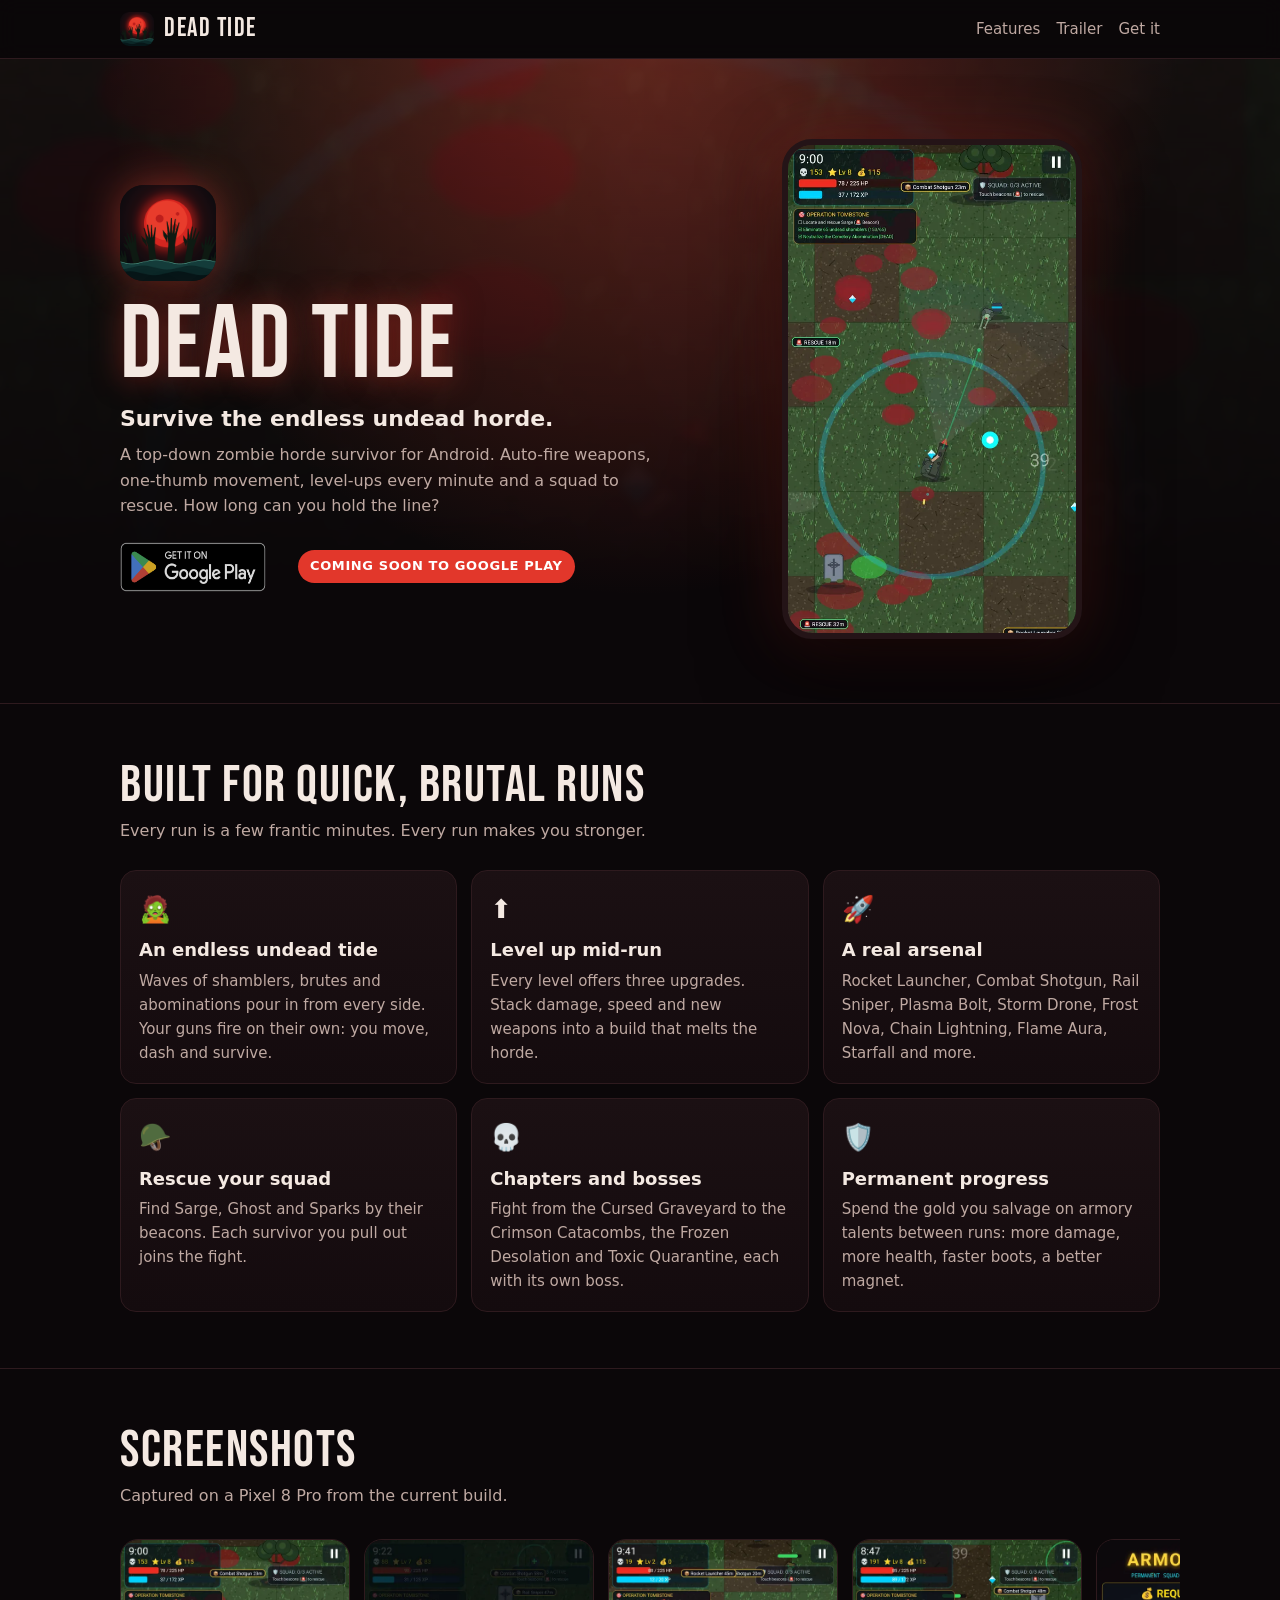
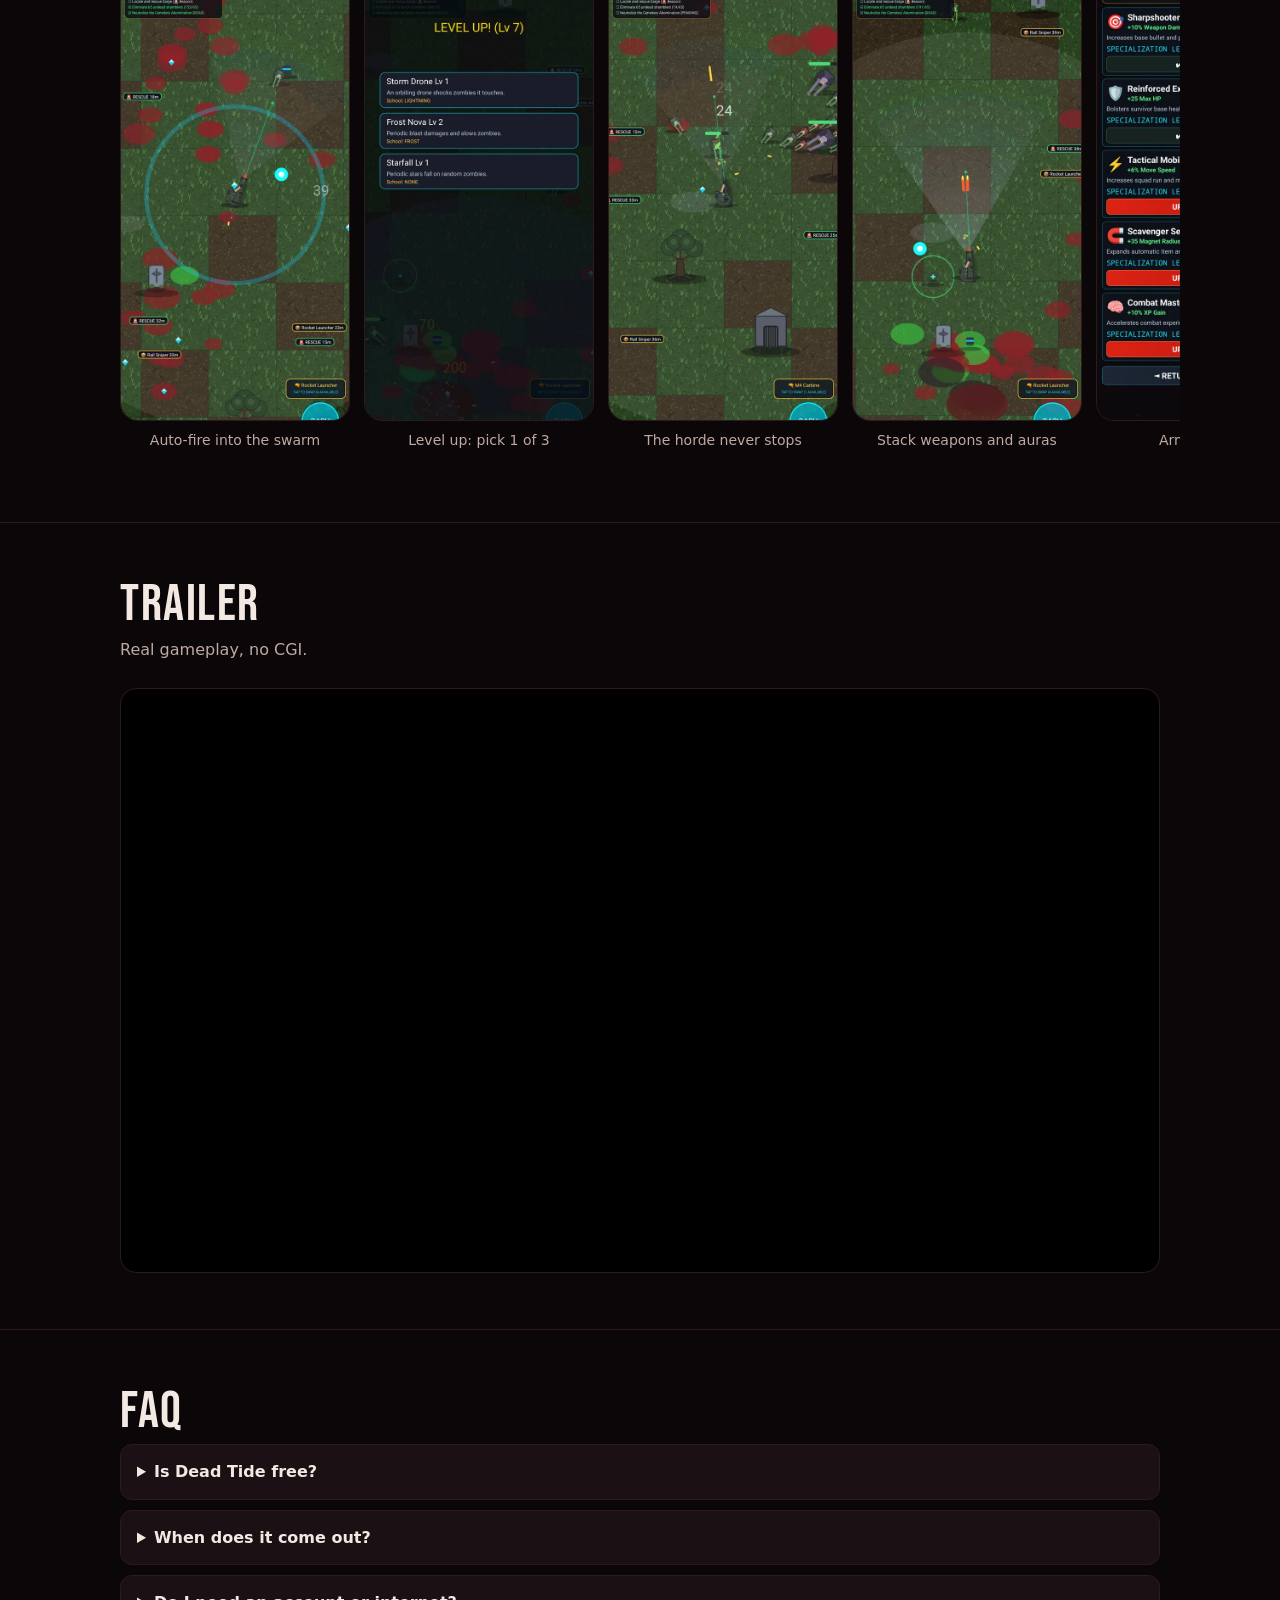
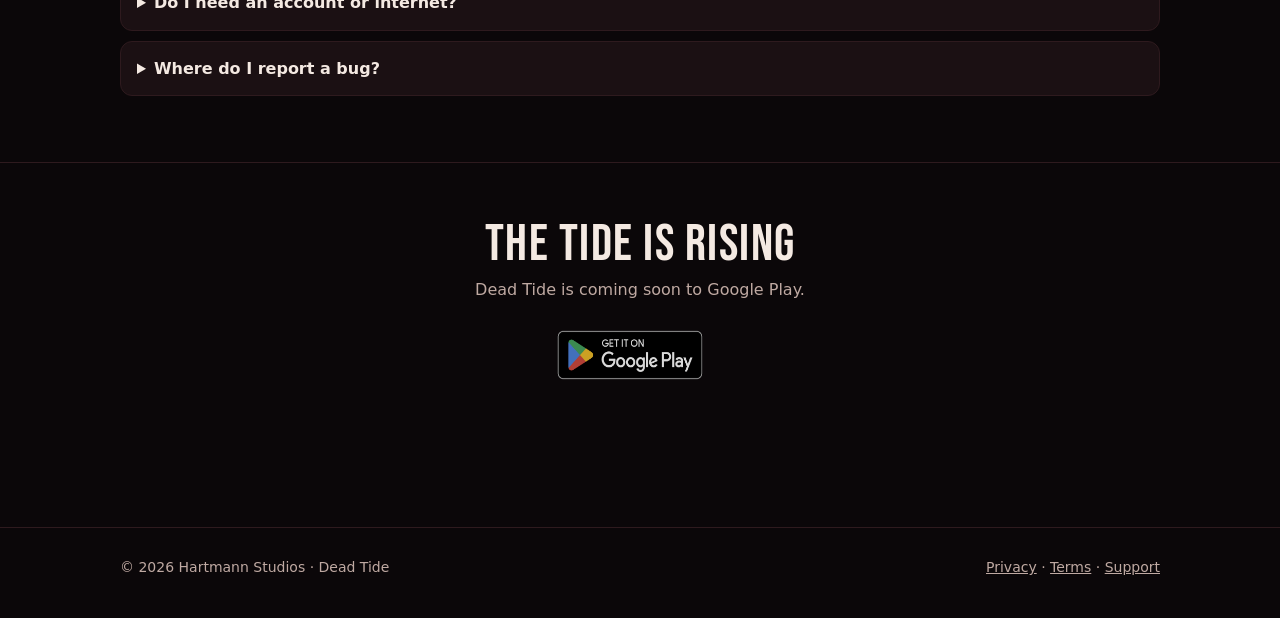
<file: index.html>
<!doctype html>
<html lang="en"><head>
<meta charset="utf-8"><meta name="viewport" content="width=device-width,initial-scale=1,viewport-fit=cover">
<title>Dead Tide – Zombie Horde Survivor for Android</title><meta name="description" content="Dead Tide is a free top-down zombie horde survivor for Android: auto-fire weapons, level-ups, squad rescues and bosses. Coming soon to Google Play.">
<link rel="canonical" href="https://chartmann1590.github.io/dead-tide-site/"><meta name="theme-color" content="#0b0709">
<link rel="icon" href="img/favicon.png" type="image/png"><link rel="apple-touch-icon" href="img/icon-192.png">
<meta property="og:type" content="website"><meta property="og:title" content="Dead Tide – Zombie Horde Survivor for Android"><meta property="og:description" content="Dead Tide is a free top-down zombie horde survivor for Android: auto-fire weapons, level-ups, squad rescues and bosses. Coming soon to Google Play.">
<meta property="og:image" content="https://chartmann1590.github.io/dead-tide-site/img/og.jpg"><meta property="og:url" content="https://chartmann1590.github.io/dead-tide-site/"><meta name="twitter:card" content="summary_large_image">
<link rel="preconnect" href="https://fonts.googleapis.com"><link rel="preconnect" href="https://fonts.gstatic.com" crossorigin>
<link href="https://fonts.googleapis.com/css2?family=Bebas+Neue&display=swap" rel="stylesheet">
<link rel="stylesheet" href="style.css">
<script type="application/ld+json">{"@context": "https://schema.org", "@type": "MobileApplication", "name": "Dead Tide", "operatingSystem": "Android", "applicationCategory": "GameApplication", "author": {"@type": "Organization", "name": "Hartmann Studios"}, "offers": {"@type": "Offer", "price": "0", "priceCurrency": "USD"}, "image": "https://chartmann1590.github.io/dead-tide-site/img/icon-512.png", "url": "https://chartmann1590.github.io/dead-tide-site/"}</script>
</head><body><a class="skip" href="#main">Skip to content</a>
<header class="top"><div class="wrap"><a class="brand" href="./"><img src="img/icon-192.png" alt="" width="34" height="34">DEAD TIDE</a>
<nav><a class="hide-sm" href="./#features">Features</a><a class="hide-sm" href="./#trailer">Trailer</a><a href="./#get">Get it</a></nav></div></header>
<main id="main">
<section class="hero" style="border-top:0"><div class="wrap"><div>
<img class="icon-big" src="img/icon-512.png" alt="Dead Tide icon" width="96" height="96">
<h1>DEAD TIDE</h1><p class="tag">Survive the endless undead horde.</p>
<p class="sub">A top-down zombie horde survivor for Android. Auto-fire weapons, one-thumb movement, level-ups every minute and a squad to rescue. How long can you hold the line?</p>
<div class="cta" id="get"><span class="badge soon" data-play="https://play.google.com/store/apps/details?id=com.deadtide.hordesurvivor" title="Coming soon to Google Play"><img src="img/google-play-badge.png" alt="Coming soon to Google Play" width="646" height="250"></span><span class="soon-pill">Coming soon to Google Play</span></div></div>
<img class="phone" src="img/w5.webp" alt="Dead Tide gameplay: the player fighting a zombie horde" width="540" height="1132"></div></section>
<section id="features"><div class="wrap"><h2>Built for quick, brutal runs</h2><p class="lead">Every run is a few frantic minutes. Every run makes you stronger.</p><div class="feats"><div class="feat"><span class="e" aria-hidden="true">🧟</span><b>An endless undead tide</b><p>Waves of shamblers, brutes and abominations pour in from every side. Your guns fire on their own: you move, dash and survive.</p></div><div class="feat"><span class="e" aria-hidden="true">⬆️</span><b>Level up mid-run</b><p>Every level offers three upgrades. Stack damage, speed and new weapons into a build that melts the horde.</p></div><div class="feat"><span class="e" aria-hidden="true">🚀</span><b>A real arsenal</b><p>Rocket Launcher, Combat Shotgun, Rail Sniper, Plasma Bolt, Storm Drone, Frost Nova, Chain Lightning, Flame Aura, Starfall and more.</p></div><div class="feat"><span class="e" aria-hidden="true">🪖</span><b>Rescue your squad</b><p>Find Sarge, Ghost and Sparks by their beacons. Each survivor you pull out joins the fight.</p></div><div class="feat"><span class="e" aria-hidden="true">💀</span><b>Chapters and bosses</b><p>Fight from the Cursed Graveyard to the Crimson Catacombs, the Frozen Desolation and Toxic Quarantine, each with its own boss.</p></div><div class="feat"><span class="e" aria-hidden="true">🛡️</span><b>Permanent progress</b><p>Spend the gold you salvage on armory talents between runs: more damage, more health, faster boots, a better magnet.</p></div></div></div></section>
<section id="screens"><div class="wrap"><h2>Screenshots</h2><p class="lead">Captured on a Pixel 8 Pro from the current build.</p><div class="shots"><figure><img src="img/w5.webp" alt="Dead Tide screenshot: Auto-fire into the swarm" width="540" height="1132" loading="lazy"><figcaption>Auto-fire into the swarm</figcaption></figure><figure><img src="img/v11.webp" alt="Dead Tide screenshot: Level up: pick 1 of 3" width="540" height="1132" loading="lazy"><figcaption>Level up: pick 1 of 3</figcaption></figure><figure><img src="img/q2.webp" alt="Dead Tide screenshot: The horde never stops" width="540" height="1132" loading="lazy"><figcaption>The horde never stops</figcaption></figure><figure><img src="img/w8.webp" alt="Dead Tide screenshot: Stack weapons and auras" width="540" height="1132" loading="lazy"><figcaption>Stack weapons and auras</figcaption></figure><figure><img src="img/arm.webp" alt="Dead Tide screenshot: Armory talents" width="540" height="1132" loading="lazy"><figcaption>Armory talents</figcaption></figure><figure><img src="img/k0.webp" alt="Dead Tide screenshot: Cursed Graveyard" width="540" height="1132" loading="lazy"><figcaption>Cursed Graveyard</figcaption></figure><figure><img src="img/v2.webp" alt="Dead Tide screenshot: Rescue your squad" width="540" height="1132" loading="lazy"><figcaption>Rescue your squad</figcaption></figure><figure><img src="img/m3.webp" alt="Dead Tide screenshot: HQ Command" width="540" height="1132" loading="lazy"><figcaption>HQ Command</figcaption></figure></div></div></section>
<section id="trailer"><div class="wrap"><h2>Trailer</h2><p class="lead">Real gameplay, no CGI.</p>
<div class="video"><iframe src="https://www.youtube-nocookie.com/embed/V6zZWuWuQuw?rel=0" title="Dead Tide trailer" loading="lazy" allow="accelerometer; autoplay; clipboard-write; encrypted-media; gyroscope; picture-in-picture; web-share" allowfullscreen referrerpolicy="strict-origin-when-cross-origin"></iframe></div></div></section>
<section id="faq" class="faq"><div class="wrap"><h2>FAQ</h2><details><summary>Is Dead Tide free?</summary><p>Yes. Dead Tide is free to play with optional ads. You can remove ads or buy gold packs with a one-time in-app purchase, but you never need to pay to finish the campaign.</p></details><details><summary>When does it come out?</summary><p>Dead Tide is coming soon to Google Play for Android phones. This page will link straight to the store the moment it is live.</p></details><details><summary>Do I need an account or internet?</summary><p>No account. Your progress is saved on your phone. Ads need a connection; the game itself plays fine without one.</p></details><details><summary>Where do I report a bug?</summary><p>Open an issue on <a href="https://github.com/chartmann1590/dead-tide-site/issues">GitHub</a> and include your phone model.</p></details></div></section>
<section class="final"><div class="wrap"><h2>The tide is rising</h2><p class="lead">Dead Tide is coming soon to Google Play.</p><div class="cta"><span class="badge soon" data-play="https://play.google.com/store/apps/details?id=com.deadtide.hordesurvivor" title="Coming soon to Google Play"><img src="img/google-play-badge.png" alt="Coming soon to Google Play" width="646" height="250"></span></div></div></section>
</main>

<!-- BEGIN AADS AD UNIT 2460437 -->
<div class="aads-slot" style="width:100%;margin:24px auto 16px;text-align:center;clear:both">
<div id="frame" style="width: 320px;margin: auto;z-index: 99998;height: auto">
<iframe data-aa='2460437' src='//ad.a-ads.com/2460437/?size=320x50' style='border:0; padding:0; width:320px; height:50px; overflow:hidden;display: block;margin: auto'></iframe>
</div>
</div>
<!-- END AADS AD UNIT 2460437 -->
<footer><div class="wrap"><span>© 2026 Hartmann Studios · Dead Tide</span><span><a href="privacy.html">Privacy</a> · <a href="terms.html">Terms</a> · <a href="https://github.com/chartmann1590/dead-tide-site/issues">Support</a></span></div></footer>
</body></html>
</file>
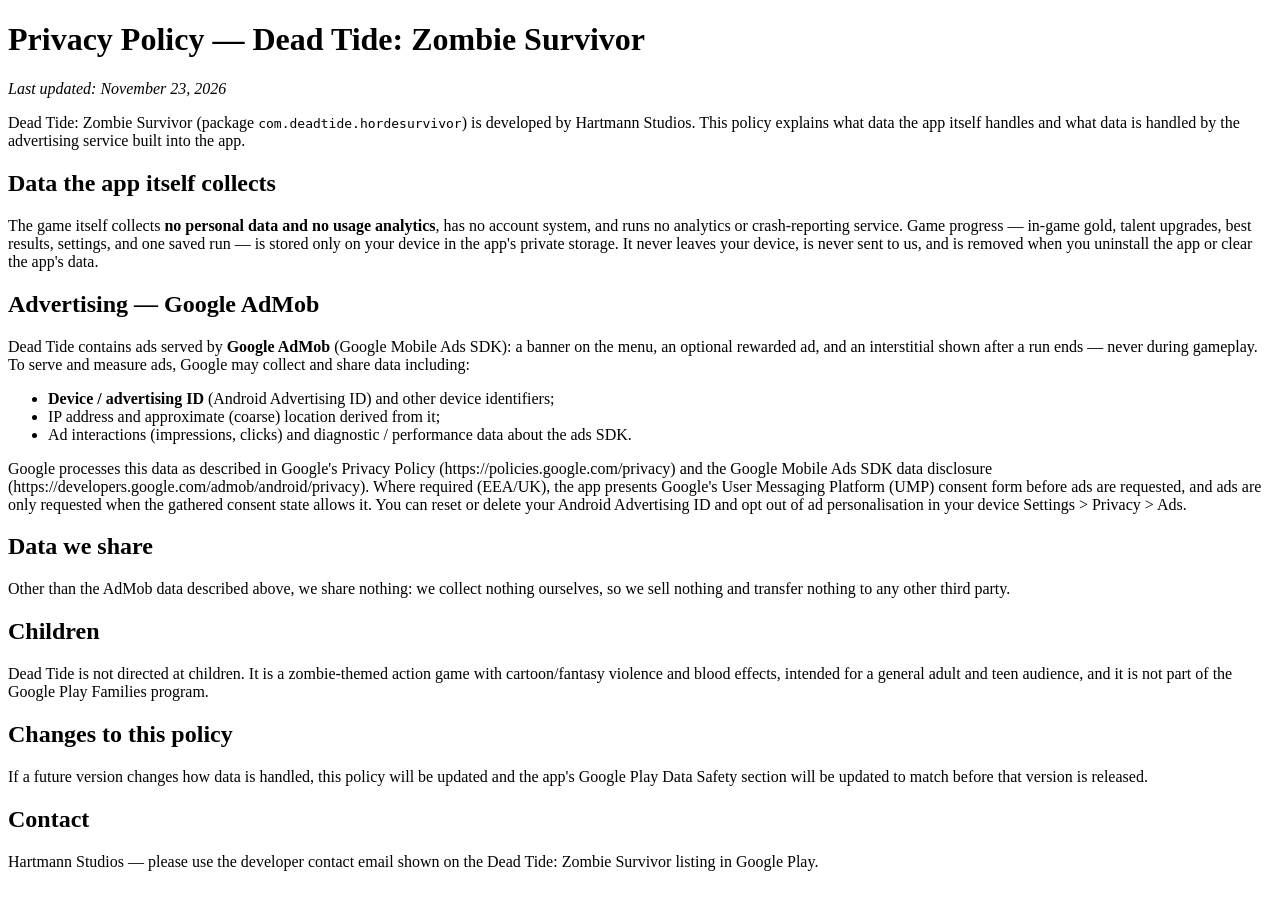
<file: privacy.html>
<!DOCTYPE html>
<html lang="en">
<head>
<meta charset="utf-8">
<meta name="viewport" content="width=device-width, initial-scale=1">
<title>Dead Tide: Zombie Survivor — Privacy Policy</title>
</head>
<body>
<h1>Privacy Policy — Dead Tide: Zombie Survivor</h1>
<p><em>Last updated: November 23, 2026</em></p>
<p>Dead Tide: Zombie Survivor (package <code>com.deadtide.hordesurvivor</code>)
is developed by Hartmann Studios. This policy explains what data the app
itself handles and what data is handled by the advertising service built
into the app.</p>

<h2>Data the app itself collects</h2>
<p>The game itself collects <strong>no personal data and no usage
analytics</strong>, has no account system, and runs no analytics or
crash-reporting service. Game progress — in-game gold, talent upgrades,
best results, settings, and one saved run — is stored only on your device
in the app's private storage. It never leaves your device, is never sent
to us, and is removed when you uninstall the app or clear the app's data.</p>

<h2>Advertising — Google AdMob</h2>
<p>Dead Tide contains ads served by <strong>Google AdMob</strong> (Google
Mobile Ads SDK): a banner on the menu, an optional rewarded ad, and an
interstitial shown after a run ends — never during gameplay. To serve and
measure ads, Google may collect and share data including:</p>
<ul>
<li><strong>Device / advertising ID</strong> (Android Advertising ID) and
other device identifiers;</li>
<li>IP address and approximate (coarse) location derived from it;</li>
<li>Ad interactions (impressions, clicks) and diagnostic / performance
data about the ads SDK.</li>
</ul>
<p>Google processes this data as described in Google's Privacy Policy
(https://policies.google.com/privacy) and the Google Mobile Ads SDK data
disclosure (https://developers.google.com/admob/android/privacy). Where
required (EEA/UK), the app presents Google's User Messaging Platform
(UMP) consent form before ads are requested, and ads are only requested
when the gathered consent state allows it. You can reset or delete your
Android Advertising ID and opt out of ad personalisation in your device
Settings &gt; Privacy &gt; Ads.</p>

<h2>Data we share</h2>
<p>Other than the AdMob data described above, we share nothing: we collect
nothing ourselves, so we sell nothing and transfer nothing to any other
third party.</p>

<h2>Children</h2>
<p>Dead Tide is not directed at children. It is a zombie-themed action game
with cartoon/fantasy violence and blood effects, intended for a general
adult and teen audience, and it is not part of the Google Play Families
program.</p>

<h2>Changes to this policy</h2>
<p>If a future version changes how data is handled, this policy will be
updated and the app's Google Play Data Safety section will be updated to
match before that version is released.</p>

<h2>Contact</h2>
<p>Hartmann Studios — please use the developer contact email shown on the
Dead Tide: Zombie Survivor listing in Google Play.</p>
</body>
</html>
</file>
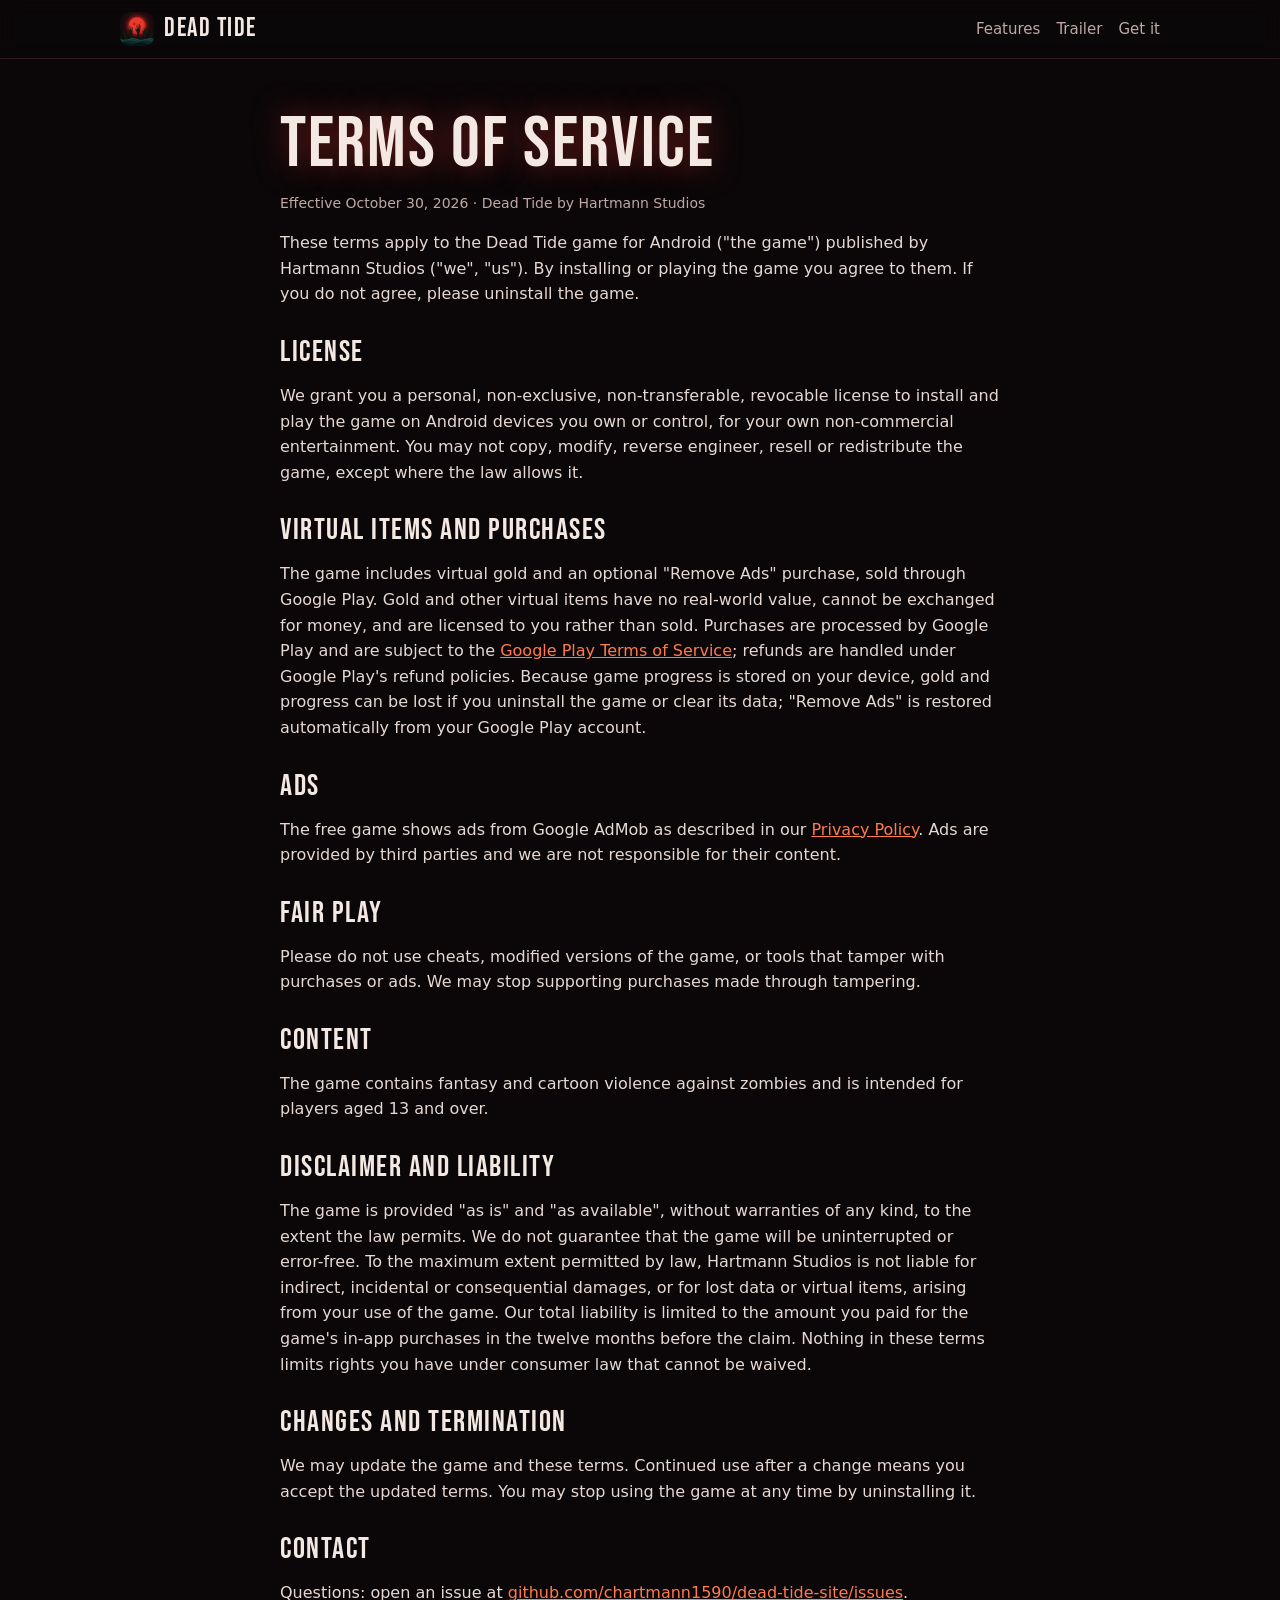
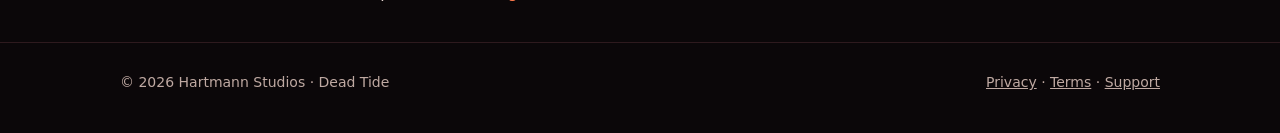
<file: terms.html>
<!doctype html>
<html lang="en"><head>
<meta charset="utf-8"><meta name="viewport" content="width=device-width,initial-scale=1,viewport-fit=cover">
<title>Terms of Service – Dead Tide</title><meta name="description" content="Terms of service for the Dead Tide Android game by Hartmann Studios.">
<link rel="canonical" href="https://chartmann1590.github.io/dead-tide-site/terms.html"><meta name="theme-color" content="#0b0709">
<link rel="icon" href="img/favicon.png" type="image/png"><link rel="apple-touch-icon" href="img/icon-192.png">
<meta property="og:type" content="website"><meta property="og:title" content="Terms of Service – Dead Tide"><meta property="og:description" content="Terms of service for the Dead Tide Android game by Hartmann Studios.">
<meta property="og:image" content="https://chartmann1590.github.io/dead-tide-site/img/og.jpg"><meta property="og:url" content="https://chartmann1590.github.io/dead-tide-site/terms.html"><meta name="twitter:card" content="summary_large_image">
<link rel="preconnect" href="https://fonts.googleapis.com"><link rel="preconnect" href="https://fonts.gstatic.com" crossorigin>
<link href="https://fonts.googleapis.com/css2?family=Bebas+Neue&display=swap" rel="stylesheet">
<link rel="stylesheet" href="style.css">
</head><body><a class="skip" href="#main">Skip to content</a>
<header class="top"><div class="wrap"><a class="brand" href="./"><img src="img/icon-192.png" alt="" width="34" height="34">DEAD TIDE</a>
<nav><a class="hide-sm" href="./#features">Features</a><a class="hide-sm" href="./#trailer">Trailer</a><a href="./#get">Get it</a></nav></div></header>
<main id="main"><article class="doc"><h1>Terms of Service</h1>
<p class="meta">Effective October 30, 2026 · Dead Tide by Hartmann Studios</p>
<p>These terms apply to the Dead Tide game for Android ("the game") published by Hartmann Studios ("we", "us"). By installing or playing the game you agree to them. If you do not agree, please uninstall the game.</p>
<h2>License</h2>
<p>We grant you a personal, non-exclusive, non-transferable, revocable license to install and play the game on Android devices you own or control, for your own non-commercial entertainment. You may not copy, modify, reverse engineer, resell or redistribute the game, except where the law allows it.</p>
<h2>Virtual items and purchases</h2>
<p>The game includes virtual gold and an optional "Remove Ads" purchase, sold through Google Play. Gold and other virtual items have no real-world value, cannot be exchanged for money, and are licensed to you rather than sold. Purchases are processed by Google Play and are subject to the <a href="https://play.google.com/about/play-terms/">Google Play Terms of Service</a>; refunds are handled under Google Play's refund policies. Because game progress is stored on your device, gold and progress can be lost if you uninstall the game or clear its data; "Remove Ads" is restored automatically from your Google Play account.</p>
<h2>Ads</h2>
<p>The free game shows ads from Google AdMob as described in our <a href="privacy.html">Privacy Policy</a>. Ads are provided by third parties and we are not responsible for their content.</p>
<h2>Fair play</h2>
<p>Please do not use cheats, modified versions of the game, or tools that tamper with purchases or ads. We may stop supporting purchases made through tampering.</p>
<h2>Content</h2>
<p>The game contains fantasy and cartoon violence against zombies and is intended for players aged 13 and over.</p>
<h2>Disclaimer and liability</h2>
<p>The game is provided "as is" and "as available", without warranties of any kind, to the extent the law permits. We do not guarantee that the game will be uninterrupted or error-free. To the maximum extent permitted by law, Hartmann Studios is not liable for indirect, incidental or consequential damages, or for lost data or virtual items, arising from your use of the game. Our total liability is limited to the amount you paid for the game's in-app purchases in the twelve months before the claim. Nothing in these terms limits rights you have under consumer law that cannot be waived.</p>
<h2>Changes and termination</h2>
<p>We may update the game and these terms. Continued use after a change means you accept the updated terms. You may stop using the game at any time by uninstalling it.</p>
<h2>Contact</h2>
<p>Questions: open an issue at <a href="https://github.com/chartmann1590/dead-tide-site/issues">github.com/chartmann1590/dead-tide-site/issues</a>.</p>
</article></main>
<footer><div class="wrap"><span>© 2026 Hartmann Studios · Dead Tide</span><span><a href="privacy.html">Privacy</a> · <a href="terms.html">Terms</a> · <a href="https://github.com/chartmann1590/dead-tide-site/issues">Support</a></span></div></footer>
</body></html>
</file>
<file: style.css>
:root{--bg:#0b0709;--bg2:#140b0e;--card:#1b1013;--line:#2e1a1e;--txt:#f4e9e2;--mut:#bfa9a2;--red:#e2372b;--ember:#ff7a4d;--moon:#ff4b3a}
*{box-sizing:border-box}html{scroll-behavior:smooth}body{margin:0;background:var(--bg);color:var(--txt);font:16px/1.6 system-ui,-apple-system,"Segoe UI",Roboto,sans-serif;-webkit-font-smoothing:antialiased}
a{color:var(--ember)}img{max-width:100%;height:auto;display:block}
.wrap{max-width:1080px;margin:0 auto;padding:0 20px}
.skip{position:absolute;left:-999px}.skip:focus{left:8px;top:8px;background:#000;padding:8px;z-index:9}
header.top{position:sticky;top:0;z-index:5;background:rgba(11,7,9,.86);backdrop-filter:blur(10px);border-bottom:1px solid var(--line)}
header.top .wrap{display:flex;align-items:center;justify-content:space-between;height:58px}
.brand{display:flex;gap:10px;align-items:center;color:var(--txt);text-decoration:none;font-family:"Bebas Neue",Impact,sans-serif;font-size:26px;letter-spacing:1.5px}
.brand img{width:34px;height:34px;border-radius:9px}
nav a{color:var(--mut);text-decoration:none;margin-left:16px;font-size:15px}nav a:hover{color:var(--txt)}
@media(max-width:560px){nav a.hide-sm{display:none}}
.hero{position:relative;overflow:hidden;padding:48px 0 40px;background:radial-gradient(ellipse at 50% -10%,rgba(226,55,43,.45),transparent 60%),var(--bg)}
.hero:before{content:"";position:absolute;inset:0;background:url(img/hero-bg.webp) center/cover;opacity:.16;mask-image:linear-gradient(#000,transparent 85%);-webkit-mask-image:linear-gradient(#000,transparent 85%)}
.hero .wrap{position:relative;display:grid;gap:28px;align-items:center}
@media(min-width:860px){.hero .wrap{grid-template-columns:1.1fr .9fr}.hero{padding:80px 0 64px}}
.icon-big{width:96px;height:96px;border-radius:24px;box-shadow:0 0 40px rgba(255,75,58,.45)}
h1{font-family:"Bebas Neue",Impact,sans-serif;font-weight:400;font-size:clamp(56px,13vw,104px);line-height:.9;letter-spacing:2px;margin:18px 0 8px;text-shadow:0 0 30px rgba(226,55,43,.5)}
.tag{font-size:clamp(18px,4.6vw,22px);color:var(--txt);margin:0 0 6px;font-weight:600}
.sub{color:var(--mut);margin:0 0 22px;max-width:34em}
.cta{display:flex;flex-wrap:wrap;gap:12px;align-items:center}
.badge{position:relative;display:inline-block}.badge img{height:72px;width:auto;margin:-10px}
.badge.soon img{filter:grayscale(.2) brightness(.85)}
.soon-pill{display:inline-block;background:var(--red);color:#fff;font-weight:700;font-size:13px;letter-spacing:.6px;text-transform:uppercase;border-radius:999px;padding:6px 12px}
.btn{display:inline-block;padding:12px 18px;border-radius:12px;border:1px solid var(--line);color:var(--txt);text-decoration:none;font-weight:600;background:var(--card)}
.phone{justify-self:center;width:min(300px,58vw);aspect-ratio:540/900;object-fit:cover;object-position:top;border-radius:30px;border:6px solid #241417;box-shadow:0 30px 80px rgba(0,0,0,.6),0 0 60px rgba(226,55,43,.25);overflow:hidden}
section{padding:56px 0;border-top:1px solid var(--line)}
h2{font-family:"Bebas Neue",Impact,sans-serif;font-weight:400;font-size:clamp(36px,9vw,52px);letter-spacing:1.5px;margin:0 0 6px;line-height:1}
.lead{color:var(--mut);margin:0 0 26px}
.feats{display:grid;gap:14px;grid-template-columns:1fr}
@media(min-width:640px){.feats{grid-template-columns:1fr 1fr}}@media(min-width:960px){.feats{grid-template-columns:repeat(3,1fr)}}
.feat{background:linear-gradient(180deg,var(--card),var(--bg2));border:1px solid var(--line);border-radius:16px;padding:18px}
.feat b{display:block;font-size:18px;margin:6px 0 4px}.feat p{margin:0;color:var(--mut);font-size:15px}.feat .e{font-size:26px}
.shots{display:flex;gap:14px;overflow-x:auto;scroll-snap-type:x mandatory;padding:4px 20px 14px;margin:0 -20px;-webkit-overflow-scrolling:touch}
.shots figure{flex:0 0 46%;max-width:230px;margin:0;scroll-snap-align:center}
.shots img{border-radius:18px;border:1px solid var(--line);aspect-ratio:540/1132;object-fit:cover;width:100%;background:#000}
.shots figcaption{color:var(--mut);font-size:14px;text-align:center;margin-top:8px}
.video{position:relative;aspect-ratio:16/9;border-radius:16px;overflow:hidden;border:1px solid var(--line);background:#000}
.video iframe{position:absolute;inset:0;width:100%;height:100%;border:0}
.faq details{background:var(--card);border:1px solid var(--line);border-radius:12px;padding:14px 16px;margin-bottom:10px}
.faq summary{cursor:pointer;font-weight:600}.faq p{color:var(--mut);margin:10px 0 0}
.final{text-align:center}.final .cta{justify-content:center}
footer{border-top:1px solid var(--line);padding:28px 0 40px;color:var(--mut);font-size:14px}
footer .wrap{display:flex;flex-wrap:wrap;gap:10px 20px;justify-content:space-between}footer a{color:var(--mut)}
.doc{max-width:760px;margin:0 auto;padding:36px 20px 20px}.doc h1{font-size:clamp(44px,11vw,72px)}.doc h2{font-size:30px;margin-top:30px}.doc p,.doc li{color:#e6d8d2}.doc .meta{color:var(--mut);font-size:14px}
@media(max-width:859px){.hero .phone{width:min(240px,60vw)}}
</file>
